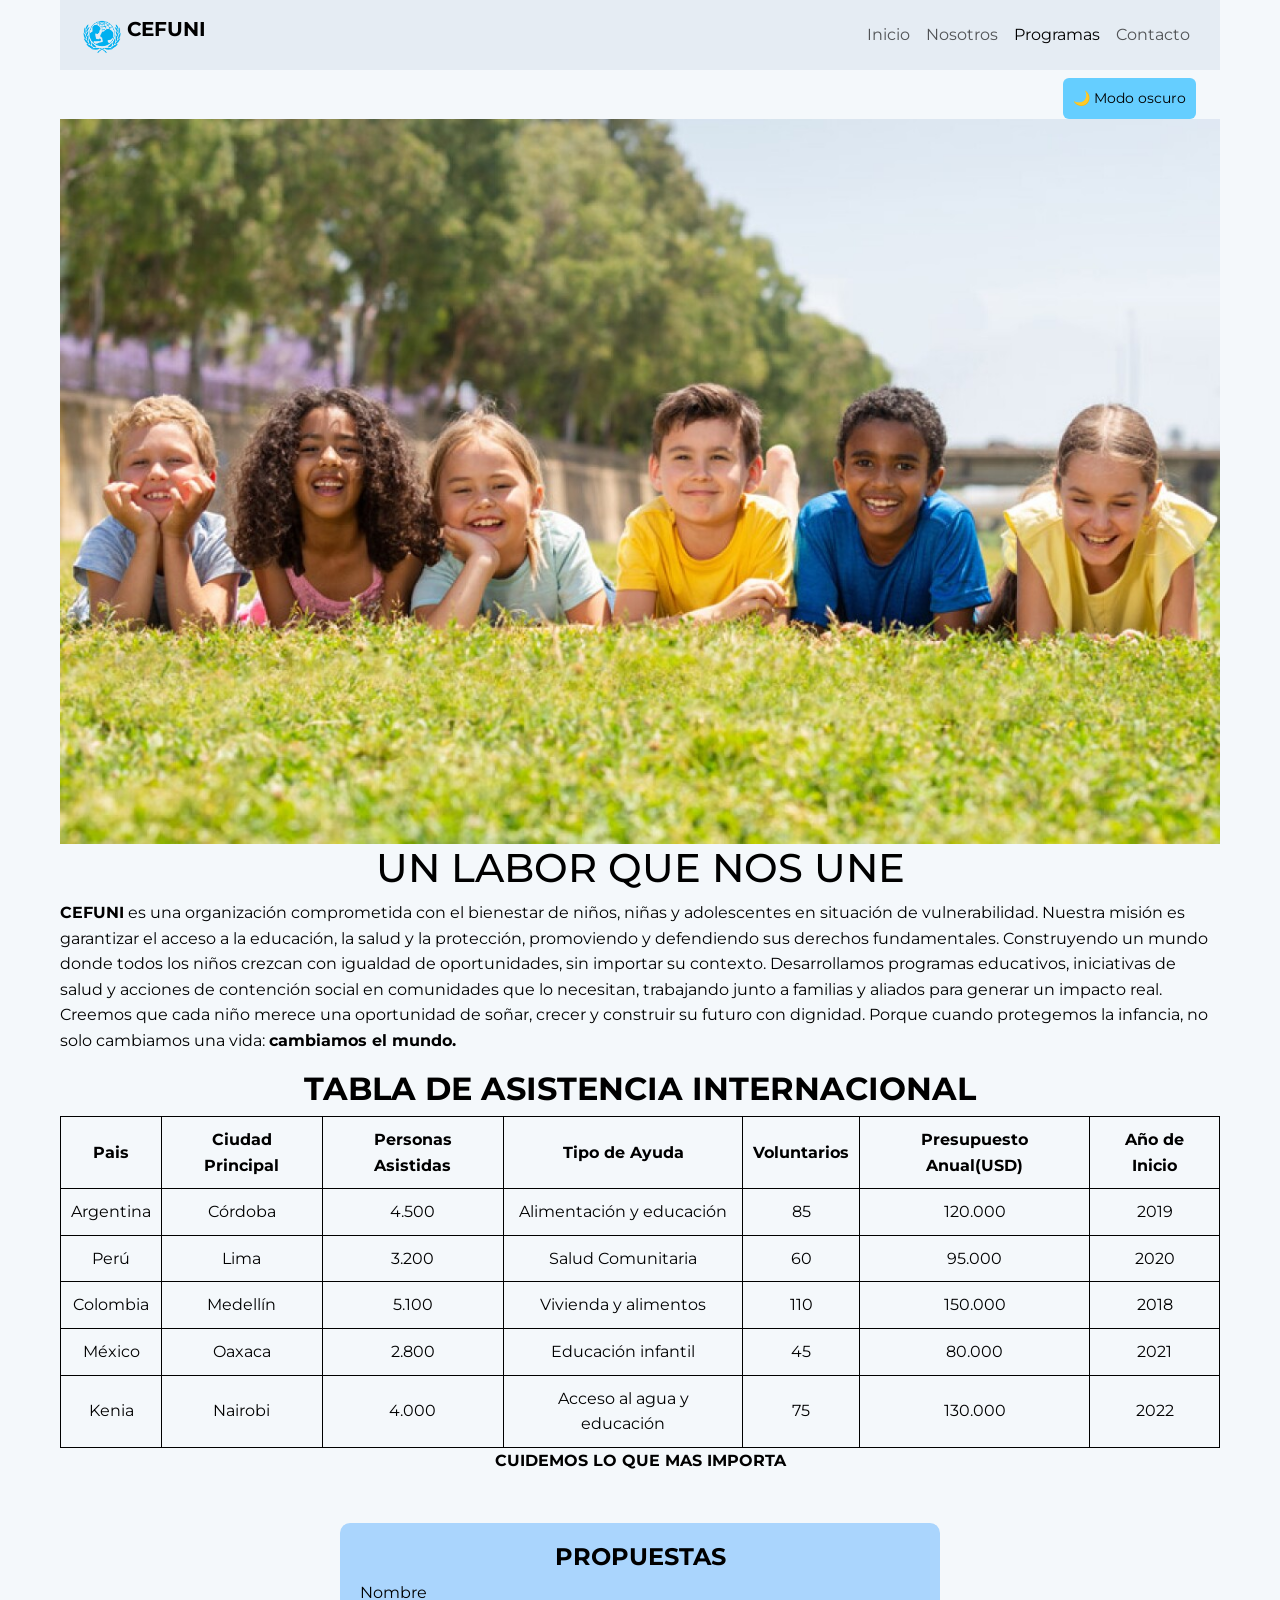
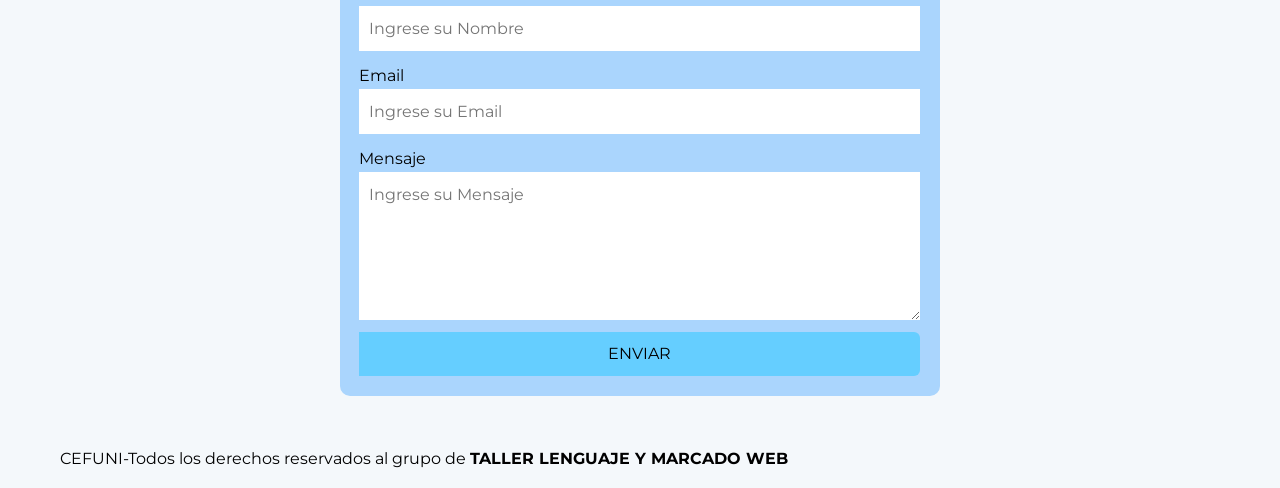
<file: index.html>
<!DOCTYPE html>
<html lang="es">
<head>
    <meta charset="UTF-8">
    <meta name="viewport" content="width=device-width, initial-scale=1.0">
    <title>CEFUNI - Inicio</title>
    <link href="https://cdn.jsdelivr.net/npm/bootstrap@5.3.3/dist/css/bootstrap.min.css" rel="stylesheet">

    <link href="https://fonts.googleapis.com/css2?family=Montserrat:wght@400;700&display=swap" rel="stylesheet">

    <link rel="stylesheet" href="styles.css"> 
</head>
<body>
    <header>
        <nav class="navbar navbar-expand-lg navbar-light" style="background-color: var(--color-fondo-seccion);">
            <div class="container">
                
                <a class="navbar-brand" href="index.html">
                    <img src="images/Logodesinnombre.png" alt="Logo de CEFUNI" width="40" height="40" class="d-inline-block align-text-top">
                    <strong>CEFUNI</strong>
                </a>
                
                <button class="navbar-toggler" type="button" data-bs-toggle="collapse" data-bs-target="#menuNavegacion" aria-controls="menuNavegacion" aria-expanded="false" aria-label="Menú">
                    <span class="navbar-toggler-icon"></span>
                </button>
                
                <div class="collapse navbar-collapse" id="menuNavegacion">
                    <ul class="navbar-nav ms-auto">
                        <li class="nav-item">
                            <a class="nav-link" href="index.html">Inicio</a>
                        </li>
                        <li class="nav-item">
                            <a class="nav-link" href="nosotros.html">Nosotros</a>
                        </li>
                        <li class="nav-item">
                            <a class="nav-link active" href="programas.html">Programas</a>
                        </li>
                        <li class="nav-item">
                            <a class="nav-link" href="contacto.html">Contacto</a>
                        </li>
                    </ul>
        </nav>
        <div class="text-end pe-4 pt-2">
            <button id="btn-modo" class="btn btn-dark btn-sm">🌙 Modo oscuro</button>
        </div>
    </header>
    <main>
        <img src="images/ninossonriendo.jpg" alt="Niños sonriendo en el parque" width="100%">
    <div style="text-align: center;">
                    <h1>UN LABOR QUE NOS UNE</h1>
        </div>
        <p><strong>CEFUNI</strong> es una organización comprometida con el bienestar de niños, niñas y adolescentes en situación de vulnerabilidad.
            Nuestra misión es garantizar el acceso a la educación, la salud y la protección, promoviendo y defendiendo sus derechos fundamentales. Construyendo un mundo donde todos los niños crezcan con igualdad de oportunidades, sin importar su contexto.
            Desarrollamos programas educativos, iniciativas de salud y acciones de contención social en comunidades que lo necesitan, trabajando junto a familias y aliados para generar un impacto real.
            Creemos que cada niño merece una oportunidad de soñar, crecer y construir su futuro con dignidad. Porque cuando protegemos la infancia, no solo cambiamos una vida: <strong>cambiamos el mundo.</strong>
        </p>  
        <div style="text-align: center;">
            <h2><strong>TABLA DE ASISTENCIA INTERNACIONAL</strong></h2>
        </div>
        
        
        <table style="width: 100%">
        <tr>
            <th>Pais</th>
            <th>Ciudad Principal</th>
            <th>Personas Asistidas</th>
            <th>Tipo de Ayuda</th>
            <th>Voluntarios</th>
            <th>Presupuesto Anual(USD)</th>
            <th>Año de Inicio</th>
            </tr>
            <tr>
            <td>Argentina</td>
            <td>Córdoba</td>
            <td>4.500</td>
            <td>Alimentación y educación</td>
            <td>85</td>
            <td>120.000</td>
            <td>2019</td>
            </tr>
            <tr>
            <td>Perú</td>
            <td>Lima</td>
            <td>3.200</td>
            <td>Salud Comunitaria</td>
            <td>60</td>
            <td>95.000</td>
            <td>2020</td>
            </tr>
            <tr>
            <td>Colombia</td>
            <td>Medellín</td>
            <td>5.100</td>
            <td>Vivienda y alimentos</td>
            <td>110</td>
            <td>150.000</td>
            <td>2018</td>
            </tr>
            <tr>
            <td>México</td>
            <td>Oaxaca</td>
            <td>2.800</td>
            <td>Educación infantil</td>
            <td>45</td>
            <td>80.000</td>
            <td>2021</td>
            </tr>
            <tr>
            <td>Kenia</td>
            <td>Nairobi</td>
            <td>4.000</td>
            <td>Acceso al agua y educación</td>
            <td>75</td>
            <td>130.000</td>
            <td>2022</td>
            </tr>
        </table>

        <div style="text-align: center;">
            <p><strong>CUIDEMOS LO QUE MAS IMPORTA</strong></p>
        </div>
        <section class="contacto">
        <form action="#" method="post">
                <div style="text-align: center;">
                    <h4><strong>PROPUESTAS</strong></h4>
                </div>
                <div class="input-group">

                <label for="name">Nombre</label>
                <input type="text" name="name" id="name" placeholder="Ingrese su Nombre" >

                <label for="email">Email</label>
                <input type="email" name="email" id="email" placeholder="Ingrese su Email">

                <label for="message">Mensaje</label>
                <textarea name="message" id="message" rows="5" placeholder="Ingrese su Mensaje" required></textarea>
                
                <button class="btn" type="submit">ENVIAR</button>
            </div>
            </form>
        </section>
    </main>
    <footer>
        <p>CEFUNI-Todos los derechos reservados al grupo de <strong>TALLER LENGUAJE Y MARCADO WEB</strong></p>
    </footer>

    <script src="https://cdn.jsdelivr.net/npm/bootstrap@5.3.3/dist/js/bootstrap.bundle.min.js"></script>
    <script src="js/main.js"></script>
</body>
</html>
</file>
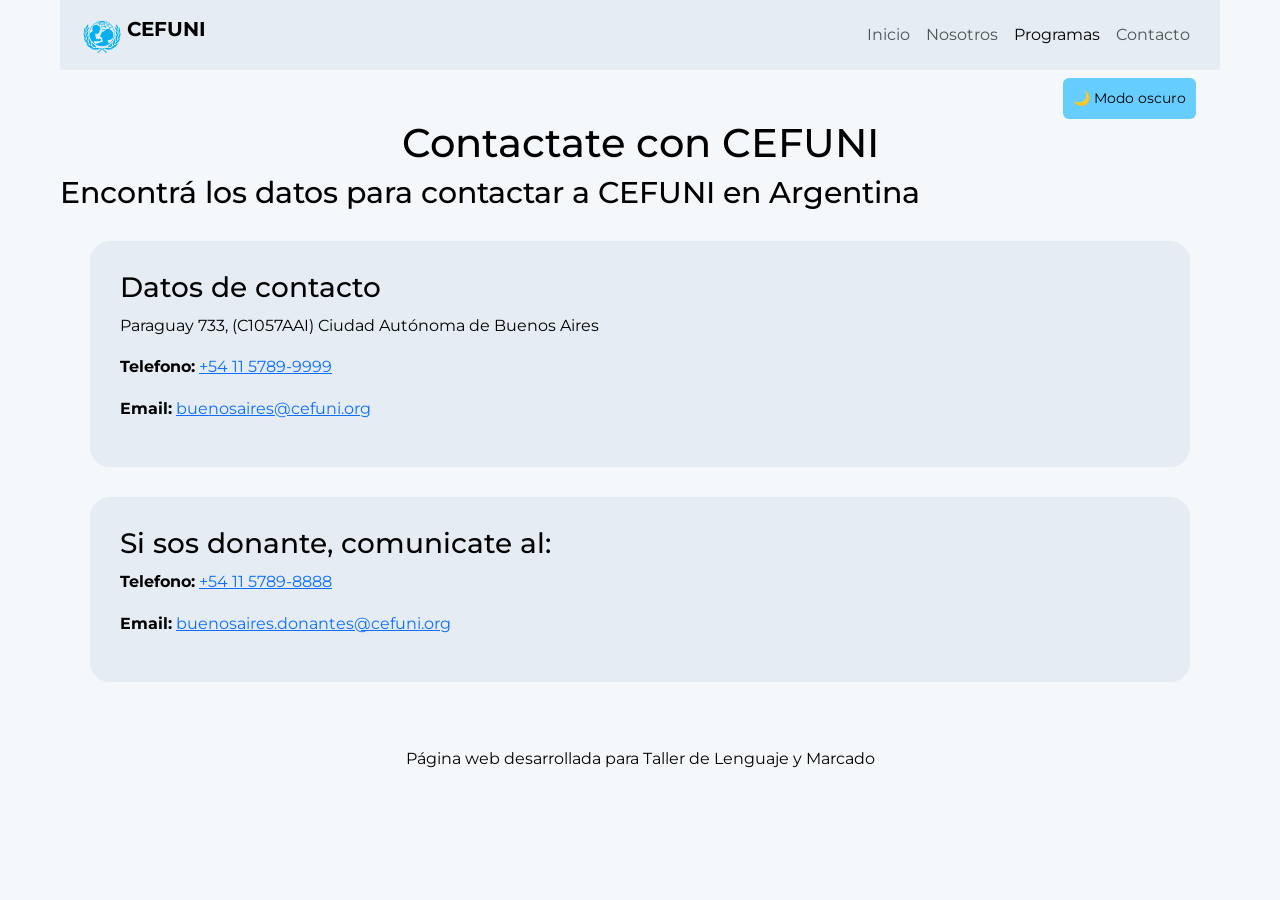
<file: contacto.html>
<!DOCTYPE html>
<html lang="es">
<head>
    <meta charset="UTF-8">
    <meta name="viewport" content="width=device-width, initial-scale=1.0">
    <title>CEFUNI - Contacto</title>
    <link href="https://cdn.jsdelivr.net/npm/bootstrap@5.3.3/dist/css/bootstrap.min.css" rel="stylesheet">

    <link href="https://fonts.googleapis.com/css2?family=Montserrat:wght@400;700&display=swap" rel="stylesheet">

    <link rel="stylesheet" href="styles.css">
</head>
<body>
    <header>
        <nav class="navbar navbar-expand-lg navbar-light" style="background-color: var(--color-fondo-seccion);">
            <div class="container">
                
                <a class="navbar-brand" href="index.html">
                    <img src="images/Logodesinnombre.png" alt="Logo de CEFUNI" width="40" height="40" class="d-inline-block align-text-top">
                    <strong>CEFUNI</strong>
                </a>
                
                <button class="navbar-toggler" type="button" data-bs-toggle="collapse" data-bs-target="#menuNavegacion" aria-controls="menuNavegacion" aria-expanded="false" aria-label="Menú">
                    <span class="navbar-toggler-icon"></span>
                </button>
                
                <div class="collapse navbar-collapse" id="menuNavegacion">
                    <ul class="navbar-nav ms-auto">
                        <li class="nav-item">
                            <a class="nav-link" href="index.html">Inicio</a>
                        </li>
                        <li class="nav-item">
                            <a class="nav-link" href="nosotros.html">Nosotros</a>
                        </li>
                        <li class="nav-item">
                            <a class="nav-link active" href="programas.html">Programas</a>
                        </li>
                        <li class="nav-item">
                            <a class="nav-link" href="contacto.html">Contacto</a>
                        </li>
                    </ul>
        </nav>
        <div class="text-end pe-4 pt-2">
            <button id="btn-modo" class="btn btn-dark btn-sm">🌙 Modo oscuro</button>
        </div>
    </header>
    <main>
        <h1 class="h1">Contactate con CEFUNI</h1>
        <h2 class="h2">Encontrá los datos para contactar a CEFUNI en Argentina</h2>
        <section class="section">
            <h3 class="h3">Datos de contacto</h3>
            <p class="p">Paraguay 733, (C1057AAI) Ciudad Autónoma de Buenos Aires</p>
            <p class="p"><strong>Telefono:</strong> <a href="tel:+541157899999">+54 11 5789-9999</a></p>
            <p class="p"><strong>Email:</strong> <a href="mailto:buenosaires@cefuni.org">buenosaires@cefuni.org</a></p>
        </section>
        <section class="section">
            <h3 class="h3">Si sos donante, comunicate al:</h3>
            <p class="p"><strong>Telefono:</strong> <a href="tel:+541157898888">+54 11 5789-8888</a></p>
            <p class="p"><strong>Email:</strong> <a href="mailto:buenosaires.donantes@cefuni.org">buenosaires.donantes@cefuni.org</a></p>
        </section>
    </main>
    <footer class="text-center mt-5 p-3">
        <p>Página web desarrollada para Taller de Lenguaje y Marcado</p>
    </footer>
    <script src="https://cdn.jsdelivr.net/npm/bootstrap@5.3.3/dist/js/bootstrap.bundle.min.js"></script>
    <script src="js/main.js"></script>
</body> 
</html>
</file>
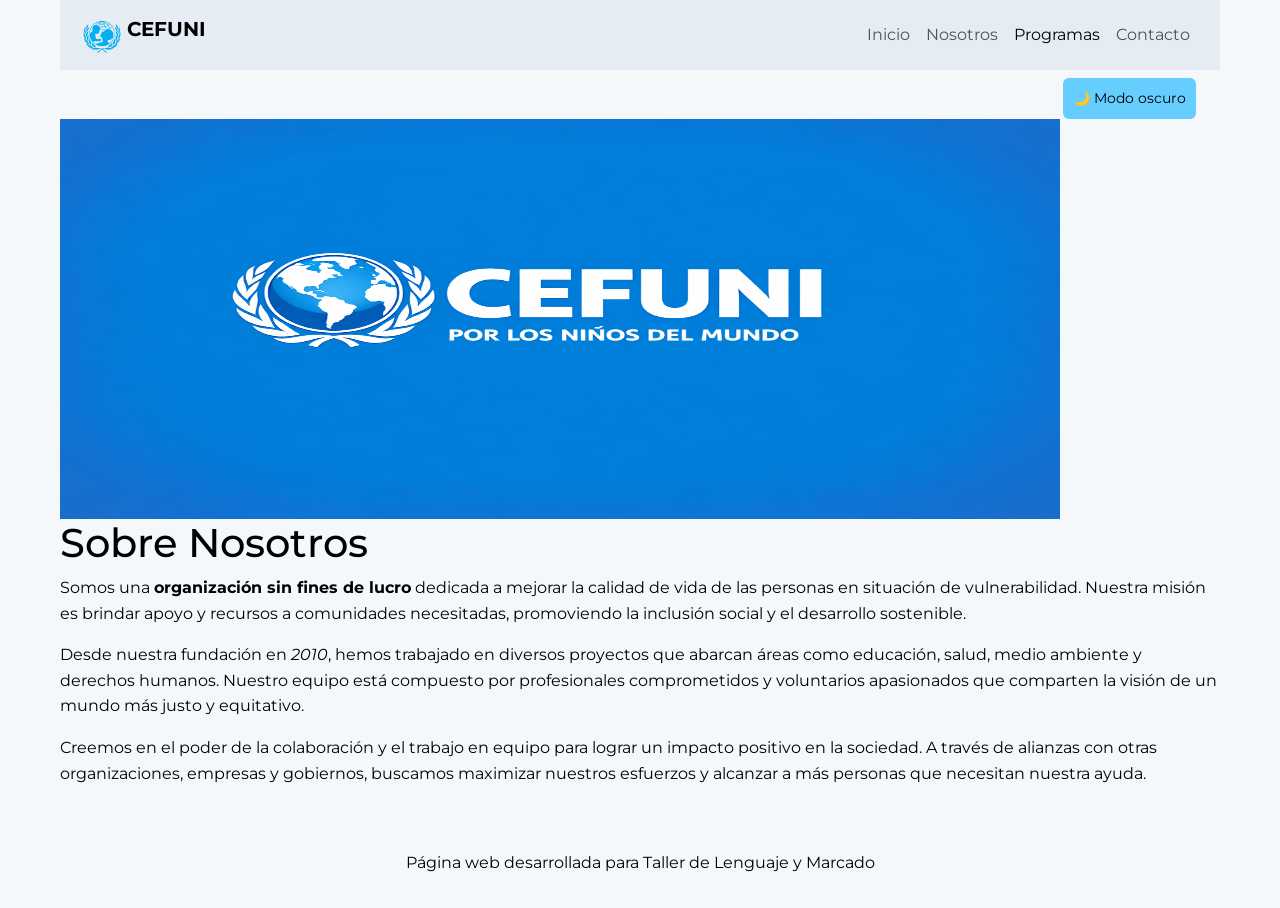
<file: nosotros.html>
<!DOCTYPE html>
<html lang="es">
<head>
    <meta charset="UTF-8">
    <meta name="viewport" content="width=device-width, initial-scale=1.0">
    <title>CEFUNI - Nosotros</title>
    <link href="https://cdn.jsdelivr.net/npm/bootstrap@5.3.3/dist/css/bootstrap.min.css" rel="stylesheet">

    <link href="https://fonts.googleapis.com/css2?family=Montserrat:wght@400;700&display=swap" rel="stylesheet">

    <link rel="stylesheet" href="styles.css">
</head>
<body>
    <header>
        <nav class="navbar navbar-expand-lg navbar-light" style="background-color: var(--color-fondo-seccion);">
            <div class="container">
                
                <a class="navbar-brand" href="index.html">
                    <img src="images/Logodesinnombre.png" alt="Logo de CEFUNI" width="40" height="40" class="d-inline-block align-text-top">
                    <strong>CEFUNI</strong>
                </a>
                
                <button class="navbar-toggler" type="button" data-bs-toggle="collapse" data-bs-target="#menuNavegacion" aria-controls="menuNavegacion" aria-expanded="false" aria-label="Menú">
                    <span class="navbar-toggler-icon"></span>
                </button>
                
                <div class="collapse navbar-collapse" id="menuNavegacion">
                    <ul class="navbar-nav ms-auto">
                        <li class="nav-item">
                            <a class="nav-link" href="index.html">Inicio</a>
                        </li>
                        <li class="nav-item">
                            <a class="nav-link" href="nosotros.html">Nosotros</a>
                        </li>
                        <li class="nav-item">
                            <a class="nav-link active" href="programas.html">Programas</a>
                        </li>
                        <li class="nav-item">
                            <a class="nav-link" href="contacto.html">Contacto</a>
                        </li>
                    </ul>
        </nav>
        <div class="text-end pe-4 pt-2">
            <button id="btn-modo" class="btn btn-dark btn-sm">🌙 Modo oscuro</button>
        </div>
    </header>

    <main>
        <img src="images/imageBanner.png" alt="Logo de la ONG" width="1000" height="400">
        <section>
            <h1>Sobre Nosotros</h1>
            <p>Somos una <strong>organización sin fines de lucro</strong> dedicada a mejorar la calidad de vida de las personas en situación de vulnerabilidad. Nuestra misión es brindar apoyo y recursos a comunidades necesitadas, promoviendo la inclusión social y el desarrollo sostenible.</p>
            <p>Desde nuestra fundación en <em>2010</em>, hemos trabajado en diversos proyectos que abarcan áreas como educación, salud, medio ambiente y derechos humanos. Nuestro equipo está compuesto por profesionales comprometidos y voluntarios apasionados que comparten la visión de un mundo más justo y equitativo.</p>
            <p>Creemos en el poder de la colaboración y el trabajo en equipo para lograr un impacto positivo en la sociedad. A través de alianzas con otras organizaciones, empresas y gobiernos, buscamos maximizar nuestros esfuerzos y alcanzar a más personas que necesitan nuestra ayuda.</p>
        </section>
    </main>
    <footer class="text-center mt-5 p-3">
        <p>Página web desarrollada para Taller de Lenguaje y Marcado</p>
    </footer>

    <script src="https://cdn.jsdelivr.net/npm/bootstrap@5.3.3/dist/js/bootstrap.bundle.min.js"></script>
    <script src="js/main.js"></script>

</body>
</html>
</file>
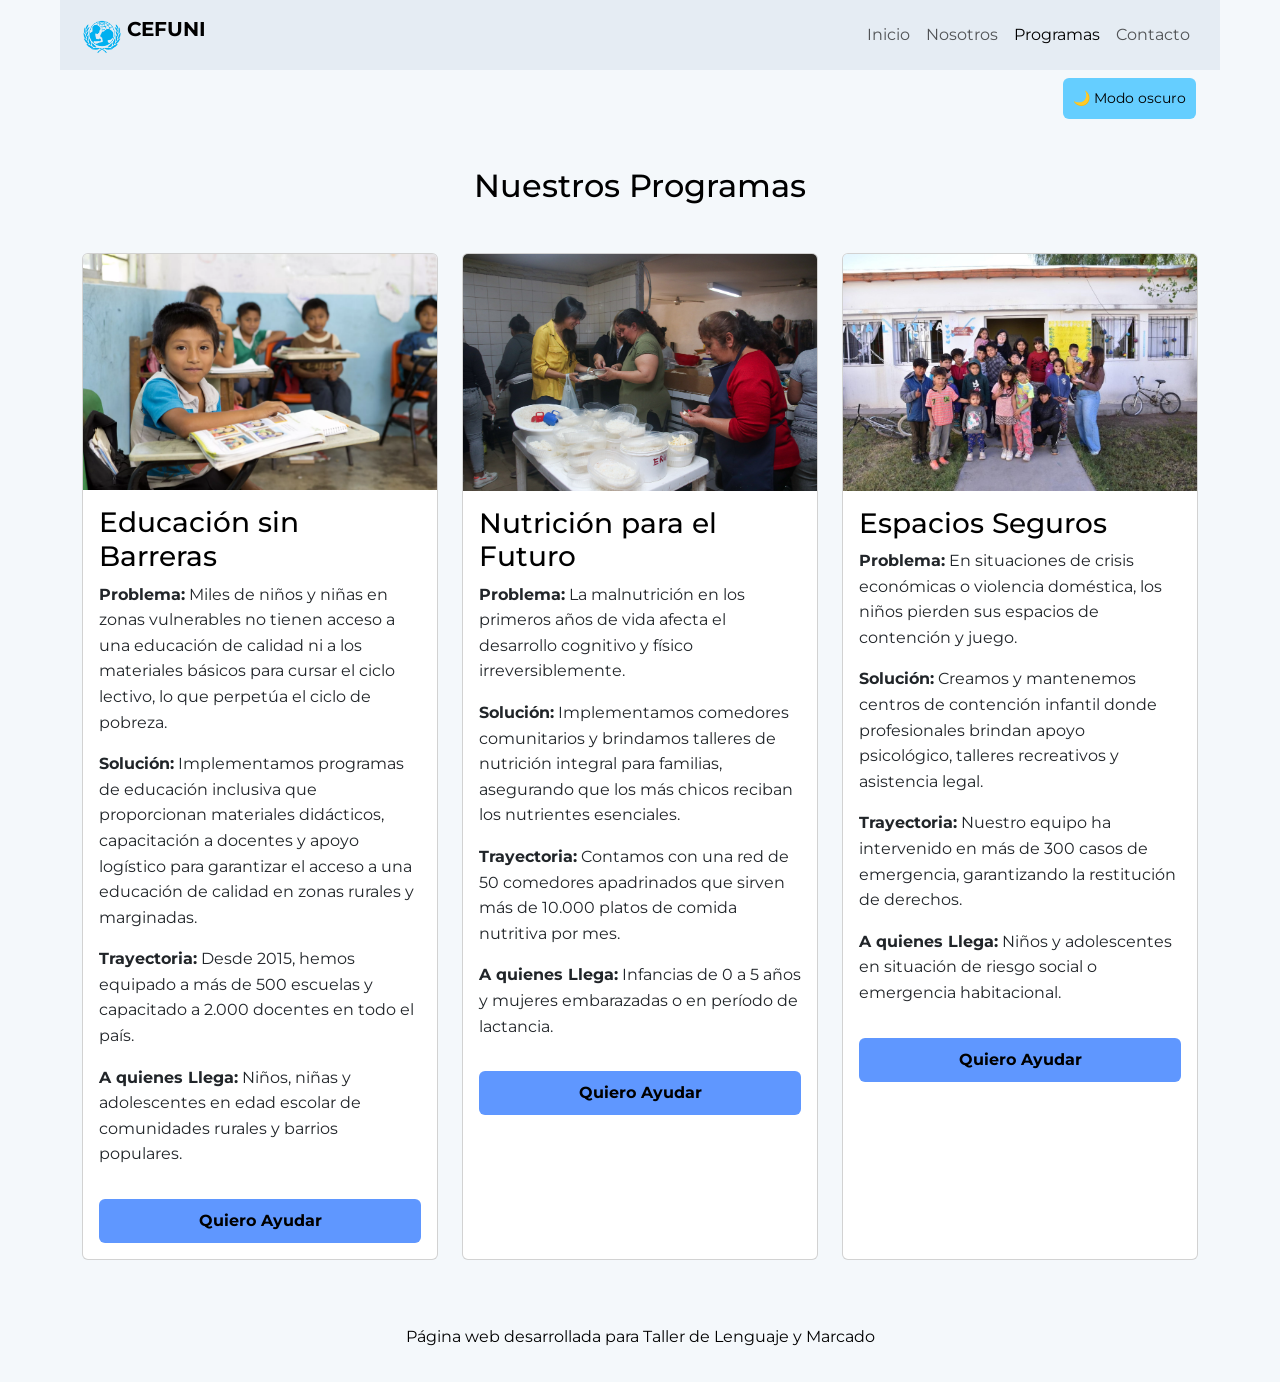
<file: programas.html>
<!DOCTYPE html>
<html lang="es">
<head>
    <meta charset="UTF-8">
    <meta name="viewport" content="width=device-width, initial-scale=1.0">
    <title>CEFUNI - Programas</title>
    <link href="https://cdn.jsdelivr.net/npm/bootstrap@5.3.3/dist/css/bootstrap.min.css" rel="stylesheet">

    <link href="https://fonts.googleapis.com/css2?family=Montserrat:wght@400;700&display=swap" rel="stylesheet">

    <link rel="stylesheet" href="styles.css"> 
</head>
<body>
    <header>
        <!-- navbar-expand-lg indica que en pantallas grandes el menu se ve normal y en chicas se hace hamburguesa -->
        <nav class="navbar navbar-expand-lg navbar-light" style="background-color: var(--color-fondo-seccion);">
            <div class="container">
                
                <!-- navbar-brand es el contenedor oficial de bootstrap para el logo y nombre -->
                <a class="navbar-brand" href="index.html">
                    <img src="images/Logodesinnombre.png" alt="Logo de CEFUNI" width="40" height="40" class="d-inline-block align-text-top">
                    <strong>CEFUNI</strong>
                </a>
                
                <!-- boton Hamburguesa que aparece en celulares -->
                <button class="navbar-toggler" type="button" data-bs-toggle="collapse" data-bs-target="#menuNavegacion" aria-controls="menuNavegacion" aria-expanded="false" aria-label="Menú">
                    <span class="navbar-toggler-icon"></span>
                </button>
                
                <!--links que se ocultan/muestran -->
                <div class="collapse navbar-collapse" id="menuNavegacion">
                    <!-- ms-auto empuja los links hacia la derecha -->
                    <ul class="navbar-nav ms-auto">
                        <li class="nav-item">
                            <a class="nav-link" href="index.html">Inicio</a>
                        </li>
                        <li class="nav-item">
                            <a class="nav-link" href="nosotros.html">Nosotros</a>
                        </li>
                        <li class="nav-item">
                            <!-- Agregamos "active" para marcar visualmente en qué página estamos -->
                            <a class="nav-link active" href="programas.html">Programas</a>
                        </li>
                        <li class="nav-item">
                            <a class="nav-link" href="contacto.html">Contacto</a>
                        </li>
                    </ul>
        </nav>
        <!-- BOTON MODO OSCURO ETAPA 4 -->
        <div class="text-end pe-4 pt-2">
            <button id="btn-modo" class="btn btn-dark btn-sm">🌙 Modo oscuro</button>
        </div>
    </header>
    <main class="container my-5">
        <h2 class="text-center mb-5">Nuestros Programas</h2>
        
            <section class="row g-4">
            
            <!-- PROGRAMA 1 (COLUMNA): 12 espacios en celu, 4 en compu -->
            <article class="col-12 col-md-4">
                <div class="card h-100">
                    <img src="images/ninosEstudiandoRural.webp" class="card-img-top" alt="Niños estudiando en un aula rural">
                    <div class="card-body">
                        <h3 class="h3">Educación sin Barreras</h3>
                        <p class="card-text"><strong>Problema:</strong> Miles de niños y niñas en zonas vulnerables no tienen acceso a una educación de calidad ni a los materiales básicos para cursar el ciclo lectivo, lo que perpetúa el ciclo de pobreza.</p>
                        <p class="card-text"><strong>Solución:</strong> Implementamos programas de educación inclusiva que proporcionan materiales didácticos, capacitación a docentes y apoyo logístico para garantizar el acceso a una educación de calidad en zonas rurales y marginadas.</p>
                        <p class="card-text"><strong>Trayectoria:</strong> Desde 2015, hemos equipado a más de 500 escuelas y capacitado a 2.000 docentes en todo el país.</p>
                        <p class="card-text"><strong>A quienes Llega:</strong> Niños, niñas y adolescentes en edad escolar de comunidades rurales y barrios populares.</p>
                        
                        <a href="contacto.html" class="btn btn-primary w-100 mt-3">Quiero Ayudar</a>
                    </div>
                </div>
            </article>

            <!-- PROGRAMA 2 (COLUMNA) -->
            <article class="col-12 col-md-4">
                <div class="card h-100">
                    <!-- Usamos una imagen de relleno temporal hasta que descarguen una oficial -->
                    <img src="images/comedor.jpg" class="card-img-top" alt="Comedor comunitario entregando viandas">
                    <div class="card-body">
                        <h3 class="h3">Nutrición para el Futuro</h3>
                        <p class="card-text"><strong>Problema:</strong> La malnutrición en los primeros años de vida afecta el desarrollo cognitivo y físico irreversiblemente.</p>
                        <p class="card-text"><strong>Solución:</strong> Implementamos comedores comunitarios y brindamos talleres de nutrición integral para familias, asegurando que los más chicos reciban los nutrientes esenciales.</p>
                        <p class="card-text"><strong>Trayectoria:</strong> Contamos con una red de 50 comedores apadrinados que sirven más de 10.000 platos de comida nutritiva por mes.</p>
                        <p class="card-text"><strong>A quienes Llega:</strong> Infancias de 0 a 5 años y mujeres embarazadas o en período de lactancia.</p>
                        <a href="contacto.html" class="btn btn-primary w-100 mt-3">Quiero Ayudar</a>
                    </div>
                </div>
            </article>

            <!-- PROGRAMA 3 (COLUMNA) -->
            <article class="col-12 col-md-4">
                <div class="card h-100">
                    <img src="images/centros.jpg" class="card-img-top" alt="Niños jugando en un centro de contención">
                    <div class="card-body">
                        <h3 class="h3">Espacios Seguros</h3>
                        <p class="card-text"><strong>Problema:</strong> En situaciones de crisis económicas o violencia doméstica, los niños pierden sus espacios de contención y juego.</p>
                        <p class="card-text"><strong>Solución:</strong> Creamos y mantenemos centros de contención infantil donde profesionales brindan apoyo psicológico, talleres recreativos y asistencia legal.</p>
                        <p class="card-text"><strong>Trayectoria:</strong> Nuestro equipo ha intervenido en más de 300 casos de emergencia, garantizando la restitución de derechos.</p>
                        <p class="card-text"><strong>A quienes Llega:</strong> Niños y adolescentes en situación de riesgo social o emergencia habitacional.</p>
                        <a href="contacto.html" class="btn btn-primary w-100 mt-3">Quiero Ayudar</a>
                    </div>
                </div>
            </article>

        </section>
    </main>
    
    <footer class="text-center mt-5 p-3">
        <p>Página web desarrollada para Taller de Lenguaje y Marcado</p>
    </footer>

    <script src="https://cdn.jsdelivr.net/npm/bootstrap@5.3.3/dist/js/bootstrap.bundle.min.js"></script>
    <!-- JS PROPIO -->
    <script src="js/main.js"></script>
</body>
</html>
</file>
<file: styles.css>
/* Variables CSS-Paleta de colores del sitio */
:root {
    /* Colores de fondo */
    --color-fondo-principal: #f4f8fb; 
    --color-fondo-seccion: #e5ecf3;
    --color-fondo-articulo: #cddceb;
    --color-fondo-contacto: #aad5fd;
    
    /* Colores de marca y botones */
    --color-primario: #5f97ff;     
    --color-acento: #65ceff;      
    --color-acento-hover: #1070ff; 
    /* Colores de texto */
    --color-texto: #000000;
    /* Tipografía  */
    --fuente-principal: 'Montserrat', sans-serif;
}

/* Bordes */
* {
    margin: 0;
    padding: 0;
    box-sizing: border-box;
}

/* Body y Tipografía Global */
body {
    font-family: var(--fuente-principal);
    background-color: var(--color-fondo-principal);
    color: var(--color-texto);
    font-size: 16px;
    line-height: 1.6; /* Interlineado */
    
    /* Centrado general del contenido de la página */
    max-width: 1200px;
    margin: 0 auto;
    padding: 0 20px;
}

table, th, td {
    border: 1px solid black;
    border-collapse: collapse;
    text-align: center;
    padding: 10px;
}

/* FORMULARIO ONG */
.contacto {
    max-width: 600px;
    margin: 50px auto;
    padding: 20px;
    background: #aad5fd;
    border-radius: 10px;
}

.input-group {
    display: flex;
    flex-direction: column;
}

.input-group input,
.input-group textarea {
    padding: 10px;
    margin-bottom: 12px;
    border: none;
    border-radius: 6px;
}

.btn {
    padding: 10px;
    background: #65ceff;
    color: rgb(0, 0, 0);
    border: none;
    border-radius: 6px;
    cursor: pointer;
}

.btn:hover {
    background: #1070ff;
}

/* ESTILOS PARA SECTIONS, ARTICLE, HEADINGS Y PARRAFOS */   
.article {
    margin: 20px;
    padding: 20px;
    background: #cddceb;
    border-radius: 10px;
}

.section {
    margin: 30px;
    padding: 30px;
    background: #e5ecf3;
    border-radius: 20px;
}

.h1 {
    color: #000000;
    text-align: center;
    font-size: 40px;
}
.h2 {
    color: #000000;
    text-align: left;
    font-size: 30px;
}
.h3 {
    color: #000000;
    text-align: left;
}

.p{
    color: #000000;
    font-size: 16px;
}

/* =========================================
Bootstrap -Etapa 3
========================================= */

/* Modificamos el botón principal de Bootstrap para que use el color de CEFUNI */
.btn-primary {
background-color: var(--color-primario);
border-color: var(--color-primario);
font-weight: bold;
}

/* Color cuando pasamos el mouse por encima (hover) */
.btn-primary:hover {
background-color: var(--color-acento-hover);
border-color: var(--color-acento-hover);
}

/* =========================================
JavaScript - Modo Oscuro 
========================================= */
body.oscuro {
background-color: #1a1a1a;
color: #f5f5f5;
}

/* Ajustamos los textos para que se lean en fondo negro */
body.oscuro .h1,
body.oscuro .h2,
body.oscuro .h3,
body.oscuro .p,
body.oscuro p {
color: #f5f5f5;
}

/* Ajustamos las tarjetas de Bootstrap para que no queden blancas */
body.oscuro .card {
background-color: #2d2d2d;
border-color: #444;
}

body.oscuro .card-text {
color: #e0e0e0;
}

body.oscuro .section {
background-color: #2d2d2d;
border-color: #444;
}
</file>
